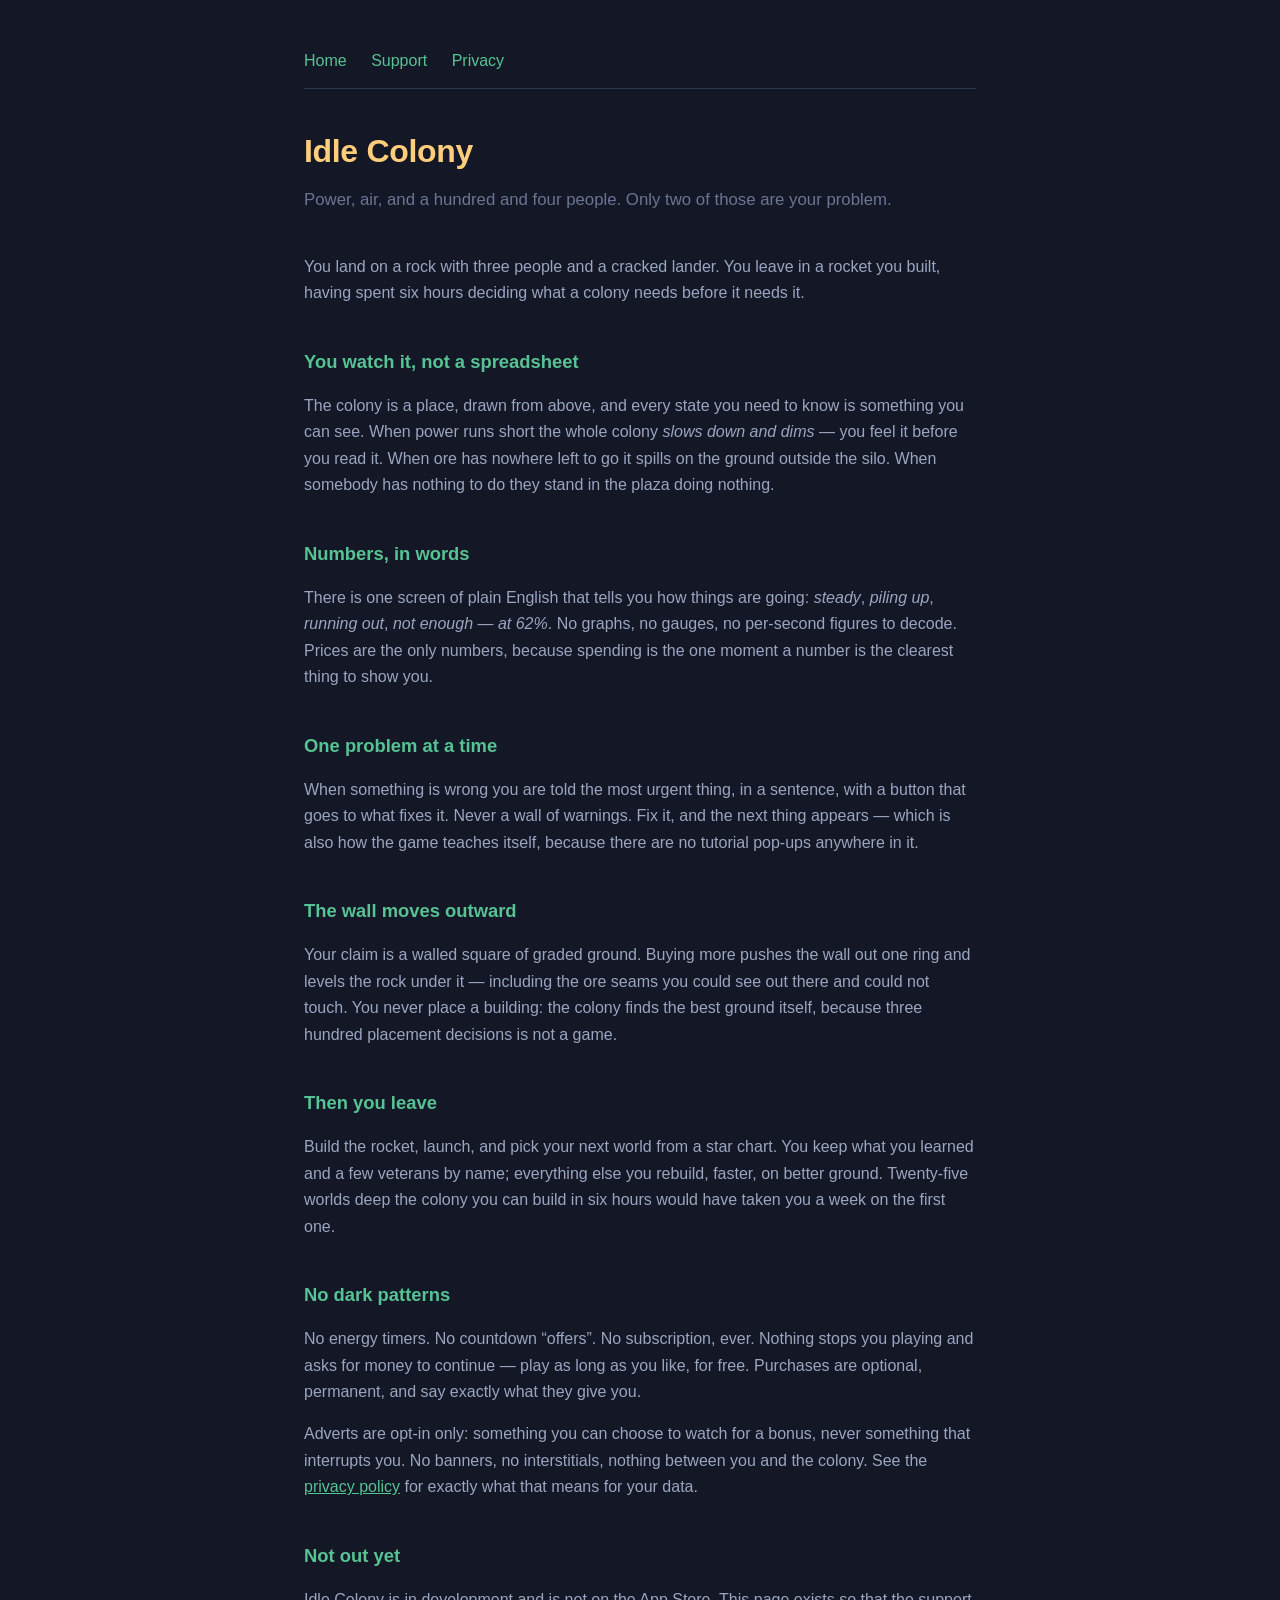
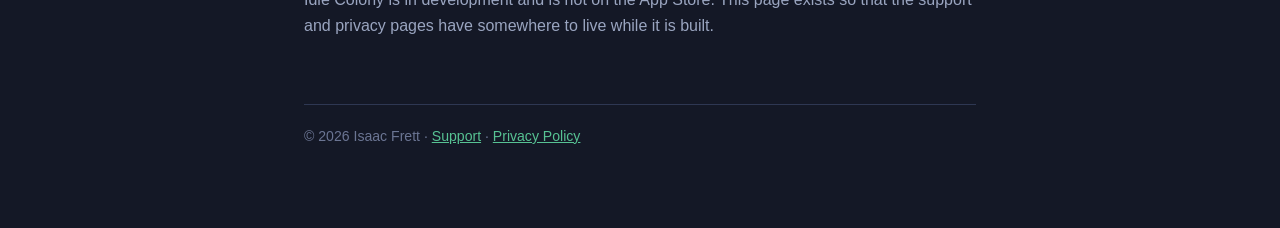
<file: index.html>
<!doctype html>
<html lang="en">
<head>
<meta charset="utf-8">
<meta name="viewport" content="width=device-width, initial-scale=1">
<title>Idle Colony</title>
<meta name="description" content="An idle game about keeping a hundred people alive on a rock. Power, air and food are systems you can see working — or see failing.">
<link rel="stylesheet" href="style.css">
</head>
<body>
<div class="wrap">
  <nav>
    <a href="index.html">Home</a>
    <a href="support.html">Support</a>
    <a href="privacy.html">Privacy</a>
  </nav>

  <h1>Idle Colony</h1>
  <p class="sub">Power, air, and a hundred and four people. Only two of those are your problem.</p>

  <p>You land on a rock with three people and a cracked lander. You leave in a
  rocket you built, having spent six hours deciding what a colony needs before it
  needs it.</p>

  <h2>You watch it, not a spreadsheet</h2>
  <p>The colony is a place, drawn from above, and every state you need to know is
  something you can see. When power runs short the whole colony <em>slows down and
  dims</em> — you feel it before you read it. When ore has nowhere left to go it
  spills on the ground outside the silo. When somebody has nothing to do they stand
  in the plaza doing nothing.</p>

  <h2>Numbers, in words</h2>
  <p>There is one screen of plain English that tells you how things are going:
  <em>steady</em>, <em>piling up</em>, <em>running out</em>, <em>not enough — at
  62%</em>. No graphs, no gauges, no per-second figures to decode. Prices are the
  only numbers, because spending is the one moment a number is the clearest thing
  to show you.</p>

  <h2>One problem at a time</h2>
  <p>When something is wrong you are told the most urgent thing, in a sentence,
  with a button that goes to what fixes it. Never a wall of warnings. Fix it, and
  the next thing appears — which is also how the game teaches itself, because there
  are no tutorial pop-ups anywhere in it.</p>

  <h2>The wall moves outward</h2>
  <p>Your claim is a walled square of graded ground. Buying more pushes the wall
  out one ring and levels the rock under it — including the ore seams you could see
  out there and could not touch. You never place a building: the colony finds the
  best ground itself, because three hundred placement decisions is not a game.</p>

  <h2>Then you leave</h2>
  <p>Build the rocket, launch, and pick your next world from a star chart. You keep
  what you learned and a few veterans by name; everything else you rebuild, faster,
  on better ground. Twenty-five worlds deep the colony you can build in six hours
  would have taken you a week on the first one.</p>

  <h2>No dark patterns</h2>
  <p>No energy timers. No countdown &ldquo;offers&rdquo;. No subscription, ever.
  Nothing stops you playing and asks for money to continue — play as long as you
  like, for free. Purchases are optional, permanent, and say exactly what they
  give you.</p>
  <p>Adverts are opt-in only: something you can choose to watch for a bonus, never
  something that interrupts you. No banners, no interstitials, nothing between you
  and the colony. See the <a href="privacy.html">privacy policy</a> for exactly what
  that means for your data.</p>

  <h2>Not out yet</h2>
  <p>Idle Colony is in development and is not on the App Store. This page exists so
  that the support and privacy pages have somewhere to live while it is built.</p>

  <footer>
    &copy; 2026 Isaac Frett &middot;
    <a href="support.html">Support</a> &middot;
    <a href="privacy.html">Privacy Policy</a>
  </footer>
</div>
</body>
</html>
</file>
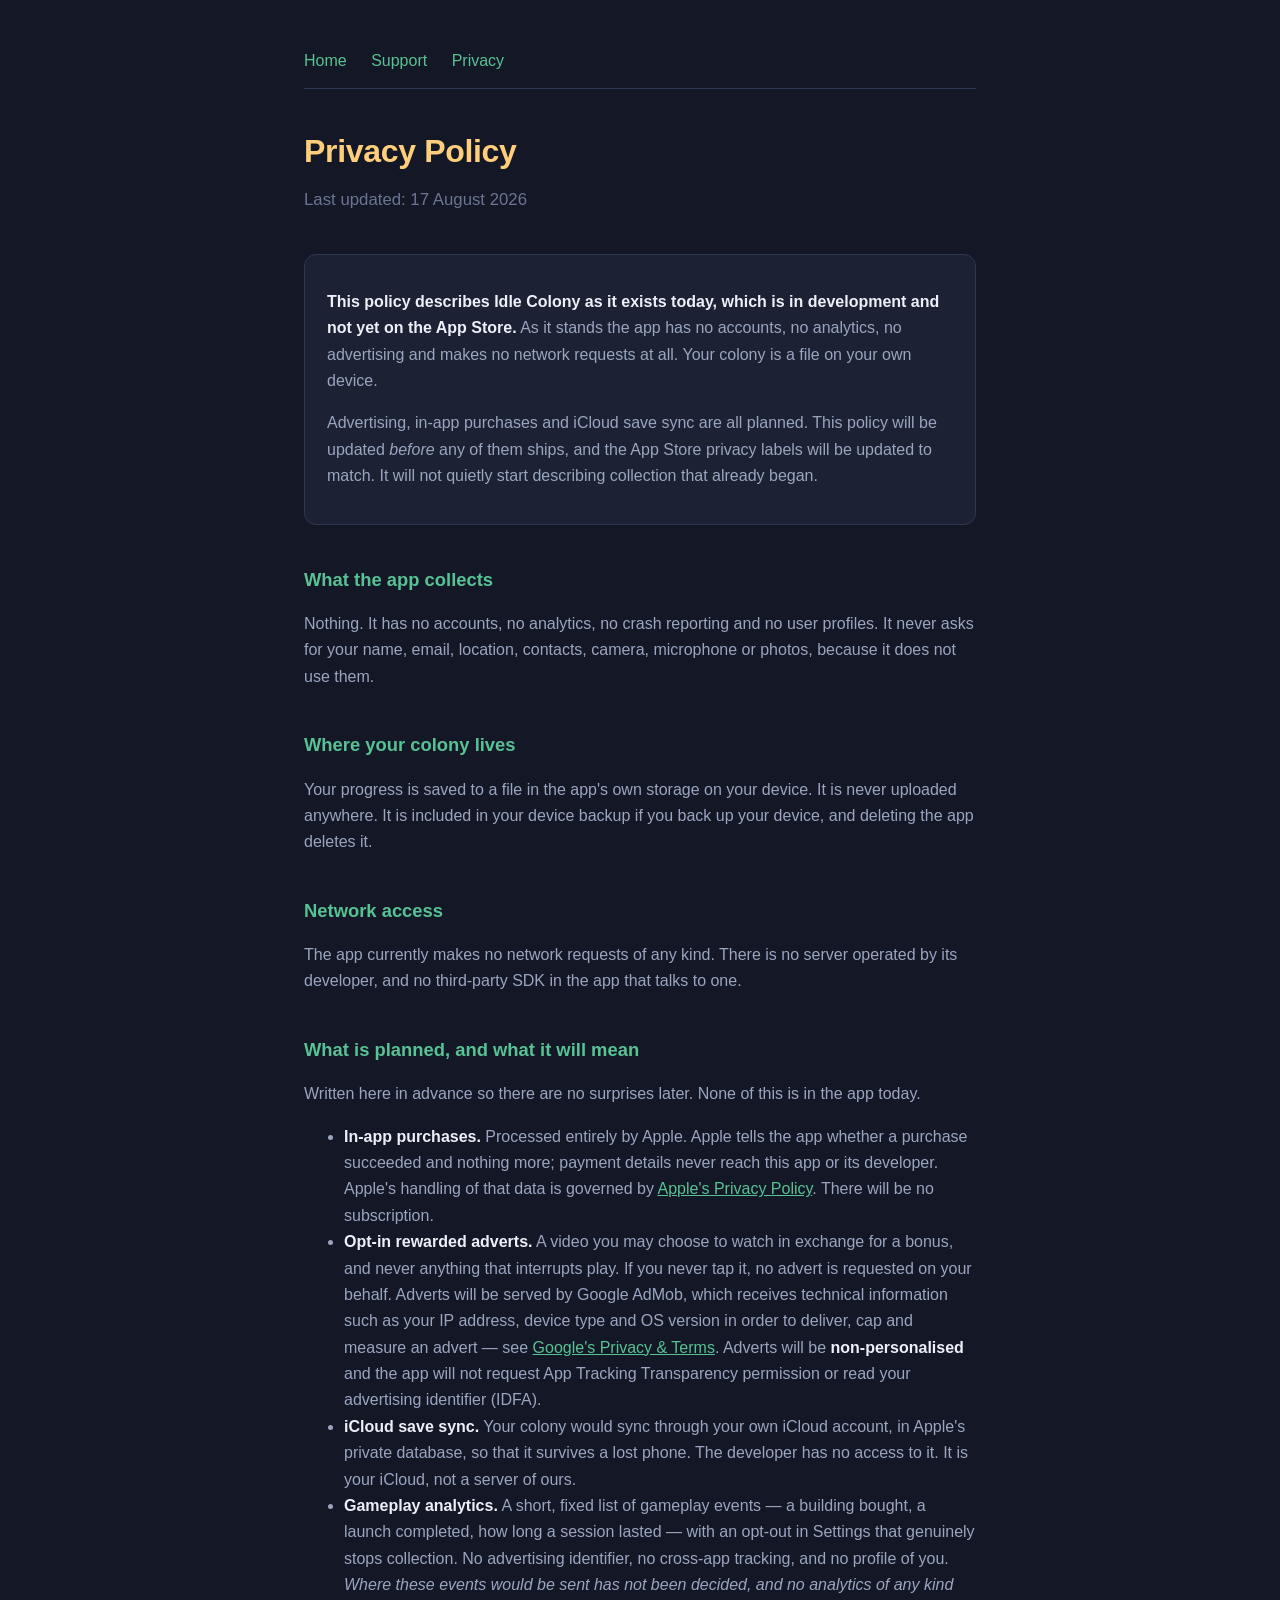
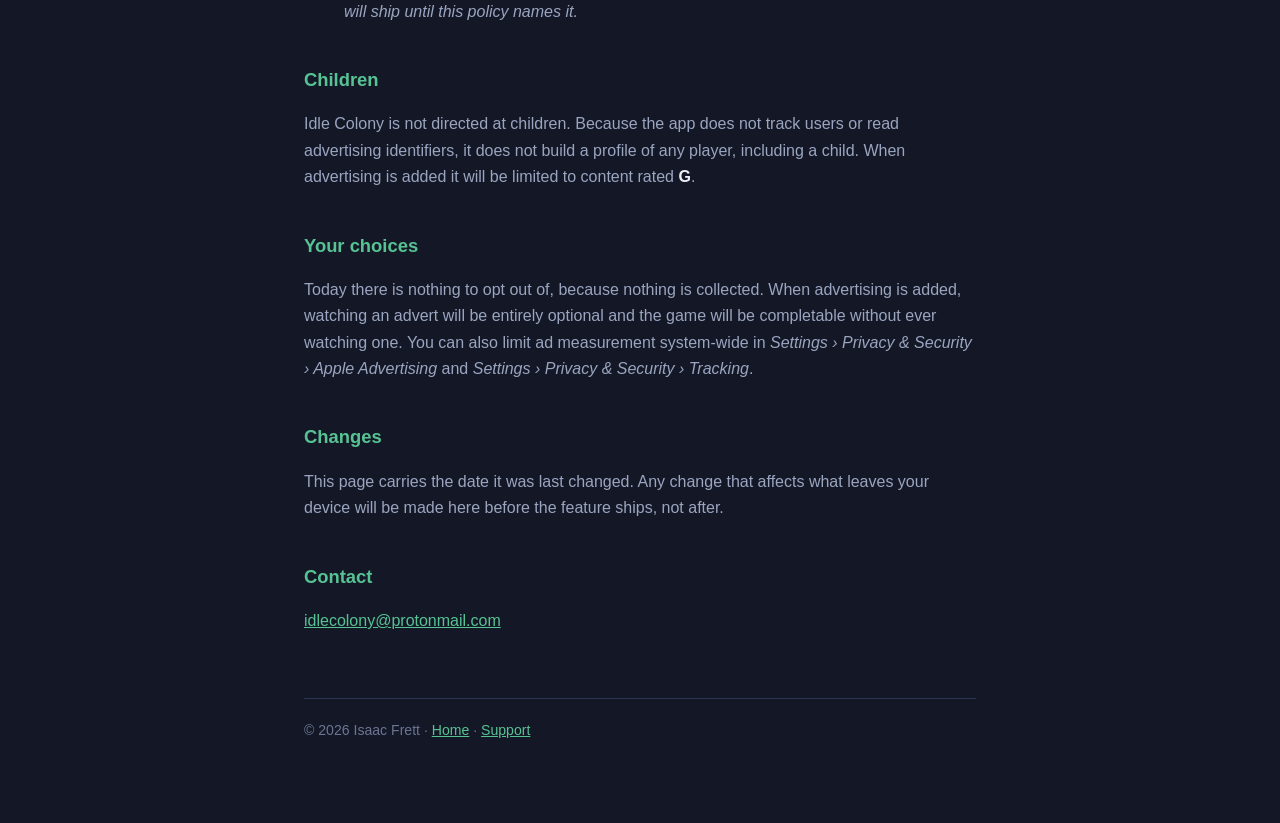
<file: privacy.html>
<!doctype html>
<html lang="en">
<head>
<meta charset="utf-8">
<meta name="viewport" content="width=device-width, initial-scale=1">
<title>Privacy Policy &mdash; Idle Colony</title>
<link rel="stylesheet" href="style.css">
</head>
<body>
<div class="wrap">
  <nav>
    <a href="index.html">Home</a>
    <a href="support.html">Support</a>
    <a href="privacy.html">Privacy</a>
  </nav>

  <h1>Privacy Policy</h1>
  <p class="sub">Last updated: 17 August 2026</p>

  <div class="card">
    <p><strong>This policy describes Idle Colony as it exists today, which is in
    development and not yet on the App Store.</strong> As it stands the app has no
    accounts, no analytics, no advertising and makes no network requests at all.
    Your colony is a file on your own device.</p>
    <p>Advertising, in-app purchases and iCloud save sync are all planned. This
    policy will be updated <em>before</em> any of them ships, and the App Store
    privacy labels will be updated to match. It will not quietly start describing
    collection that already began.</p>
  </div>

  <h2>What the app collects</h2>
  <p>Nothing. It has no accounts, no analytics, no crash reporting and no user
  profiles. It never asks for your name, email, location, contacts, camera,
  microphone or photos, because it does not use them.</p>

  <h2>Where your colony lives</h2>
  <p>Your progress is saved to a file in the app's own storage on your device. It is
  never uploaded anywhere. It is included in your device backup if you back up your
  device, and deleting the app deletes it.</p>

  <h2>Network access</h2>
  <p>The app currently makes no network requests of any kind. There is no server
  operated by its developer, and no third-party SDK in the app that talks to one.</p>

  <h2>What is planned, and what it will mean</h2>
  <p>Written here in advance so there are no surprises later. None of this is in the
  app today.</p>

  <ul>
    <li><strong>In-app purchases.</strong> Processed entirely by Apple. Apple tells
    the app whether a purchase succeeded and nothing more; payment details never
    reach this app or its developer. Apple's handling of that data is governed by
    <a href="https://www.apple.com/legal/privacy/">Apple's Privacy Policy</a>. There
    will be no subscription.</li>

    <li><strong>Opt-in rewarded adverts.</strong> A video you may choose to watch in
    exchange for a bonus, and never anything that interrupts play. If you never tap
    it, no advert is requested on your behalf. Adverts will be served by Google
    AdMob, which receives technical information such as your IP address, device type
    and OS version in order to deliver, cap and measure an advert — see
    <a href="https://business.safety.google/privacy/">Google's Privacy &amp;
    Terms</a>. Adverts will be <strong>non-personalised</strong> and the app will not
    request App Tracking Transparency permission or read your advertising identifier
    (IDFA).</li>

    <li><strong>iCloud save sync.</strong> Your colony would sync through your own
    iCloud account, in Apple's private database, so that it survives a lost phone.
    The developer has no access to it. It is your iCloud, not a server of ours.</li>

    <li><strong>Gameplay analytics.</strong> A short, fixed list of gameplay events
    — a building bought, a launch completed, how long a session lasted — with an
    opt-out in Settings that genuinely stops collection. No advertising identifier,
    no cross-app tracking, and no profile of you. <em>Where these events would be
    sent has not been decided, and no analytics of any kind will ship until this
    policy names it.</em></li>
  </ul>

  <h2>Children</h2>
  <p>Idle Colony is not directed at children. Because the app does not track users
  or read advertising identifiers, it does not build a profile of any player,
  including a child. When advertising is added it will be limited to content rated
  <strong>G</strong>.</p>

  <h2>Your choices</h2>
  <p>Today there is nothing to opt out of, because nothing is collected. When
  advertising is added, watching an advert will be entirely optional and the game
  will be completable without ever watching one. You can also limit ad measurement
  system-wide in <em>Settings &rsaquo; Privacy &amp; Security &rsaquo; Apple
  Advertising</em> and <em>Settings &rsaquo; Privacy &amp; Security &rsaquo;
  Tracking</em>.</p>

  <h2>Changes</h2>
  <p>This page carries the date it was last changed. Any change that affects what
  leaves your device will be made here before the feature ships, not after.</p>

  <h2>Contact</h2>
  <p><a href="mailto:idlecolony@protonmail.com">idlecolony@protonmail.com</a></p>

  <footer>
    &copy; 2026 Isaac Frett &middot;
    <a href="index.html">Home</a> &middot;
    <a href="support.html">Support</a>
  </footer>
</div>
</body>
</html>
</file>
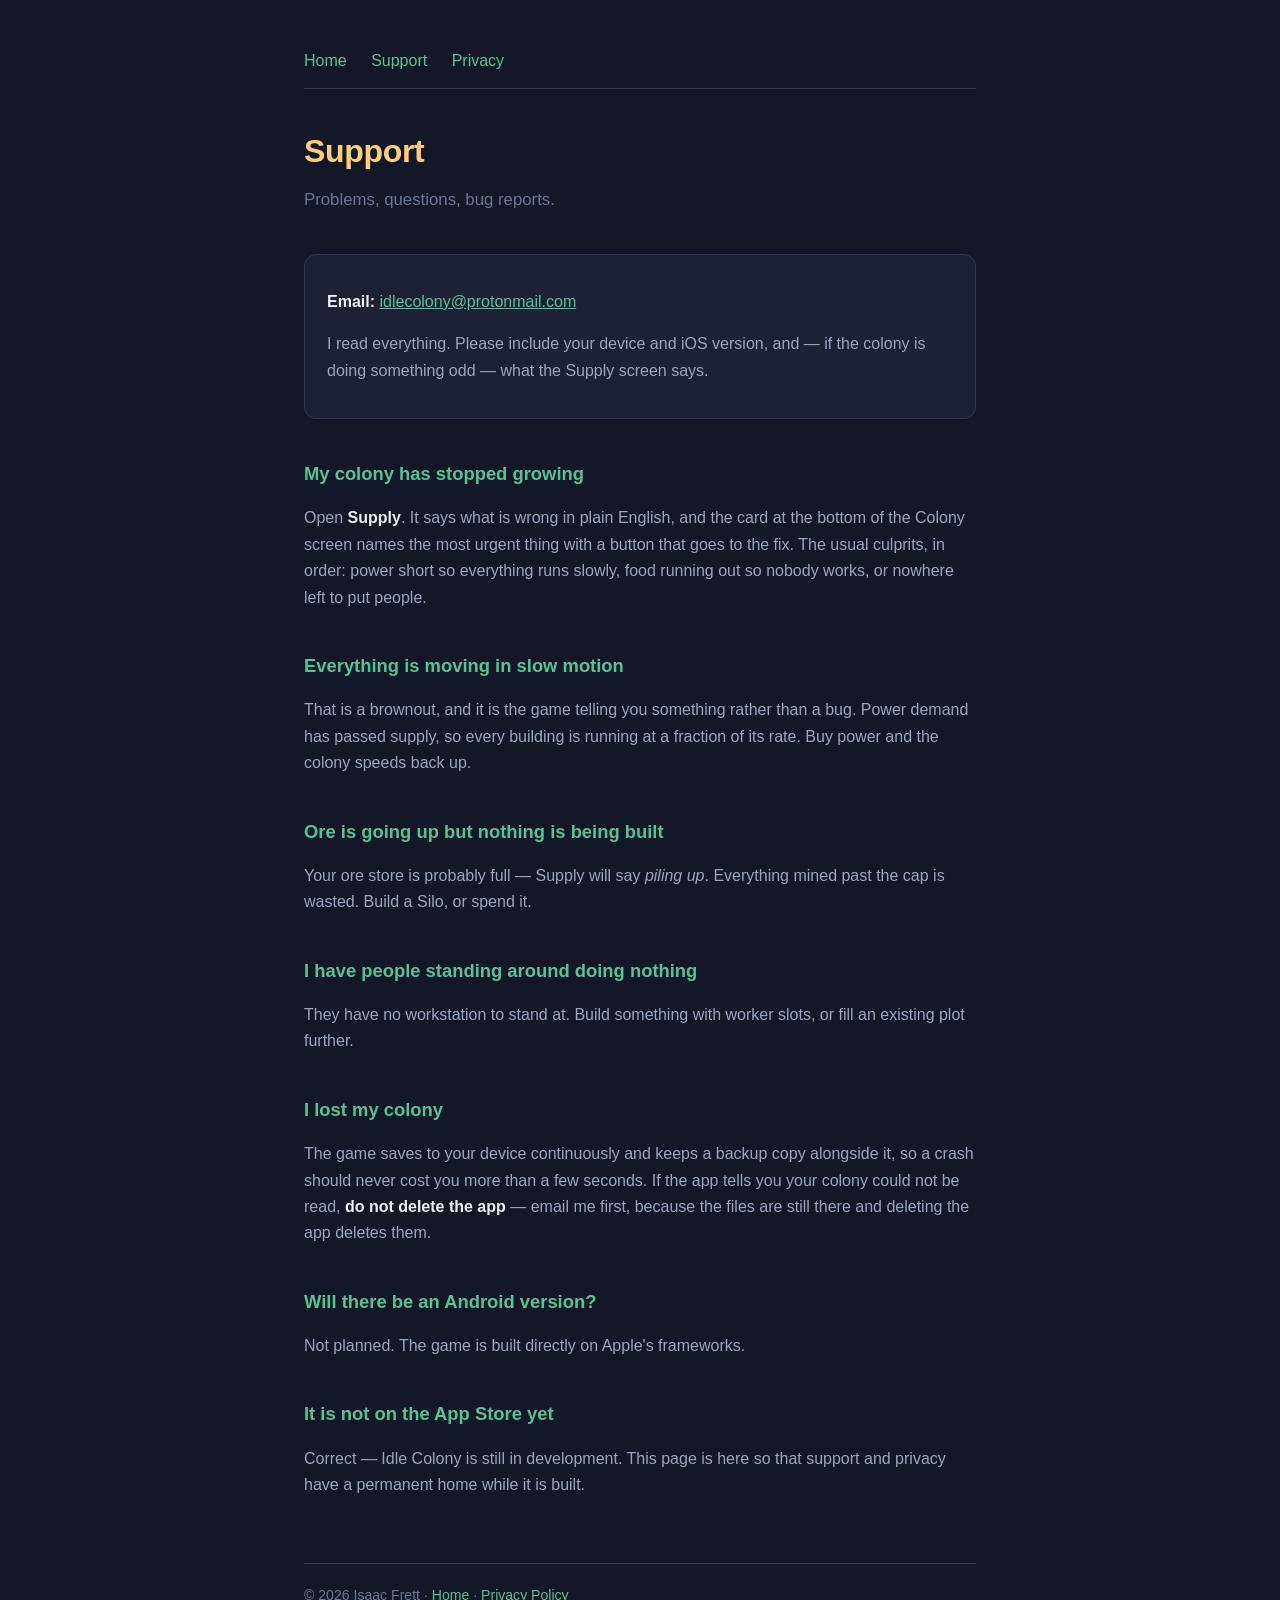
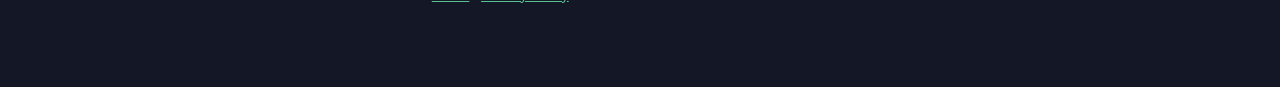
<file: support.html>
<!doctype html>
<html lang="en">
<head>
<meta charset="utf-8">
<meta name="viewport" content="width=device-width, initial-scale=1">
<title>Support &mdash; Idle Colony</title>
<link rel="stylesheet" href="style.css">
</head>
<body>
<div class="wrap">
  <nav>
    <a href="index.html">Home</a>
    <a href="support.html">Support</a>
    <a href="privacy.html">Privacy</a>
  </nav>

  <h1>Support</h1>
  <p class="sub">Problems, questions, bug reports.</p>

  <div class="card">
    <p><strong>Email:</strong> <a href="mailto:idlecolony@protonmail.com">idlecolony@protonmail.com</a></p>
    <p>I read everything. Please include your device and iOS version, and — if the
    colony is doing something odd — what the Supply screen says.</p>
  </div>

  <h2>My colony has stopped growing</h2>
  <p>Open <strong>Supply</strong>. It says what is wrong in plain English, and the
  card at the bottom of the Colony screen names the most urgent thing with a button
  that goes to the fix. The usual culprits, in order: power short so everything runs
  slowly, food running out so nobody works, or nowhere left to put people.</p>

  <h2>Everything is moving in slow motion</h2>
  <p>That is a brownout, and it is the game telling you something rather than a bug.
  Power demand has passed supply, so every building is running at a fraction of its
  rate. Buy power and the colony speeds back up.</p>

  <h2>Ore is going up but nothing is being built</h2>
  <p>Your ore store is probably full — Supply will say <em>piling up</em>. Everything
  mined past the cap is wasted. Build a Silo, or spend it.</p>

  <h2>I have people standing around doing nothing</h2>
  <p>They have no workstation to stand at. Build something with worker slots, or fill
  an existing plot further.</p>

  <h2>I lost my colony</h2>
  <p>The game saves to your device continuously and keeps a backup copy alongside it,
  so a crash should never cost you more than a few seconds. If the app tells you your
  colony could not be read, <strong>do not delete the app</strong> — email me first,
  because the files are still there and deleting the app deletes them.</p>

  <h2>Will there be an Android version?</h2>
  <p>Not planned. The game is built directly on Apple's frameworks.</p>

  <h2>It is not on the App Store yet</h2>
  <p>Correct — Idle Colony is still in development. This page is here so that support
  and privacy have a permanent home while it is built.</p>

  <footer>
    &copy; 2026 Isaac Frett &middot;
    <a href="index.html">Home</a> &middot;
    <a href="privacy.html">Privacy Policy</a>
  </footer>
</div>
</body>
</html>
</file>
<file: style.css>
/* Doc 11 §11.2's UI chrome, so the site and the game are the same object.
   `win` (#FFCE7A) is the colony's light and the only accent — amber dominates,
   which is doc 11's rule for the game and is worth keeping here. */
:root { color-scheme: dark; }
* { box-sizing: border-box; }
body {
  margin: 0; padding: 0;
  background: #141826; color: #EDF0F8;
  font: 16px/1.65 -apple-system, BlinkMacSystemFont, "Segoe UI", Helvetica, Arial, sans-serif;
}
.wrap { max-width: 720px; margin: 0 auto; padding: 48px 24px 80px; }
h1 { font-size: 2rem; color: #FFCE7A; margin: 0 0 8px; letter-spacing: -0.01em; }
h2 { font-size: 1.15rem; color: #57C293; margin: 40px 0 10px; }
.sub { color: #6B7593; margin: 0 0 40px; font-size: 1.05rem; }
a { color: #57C293; }
p, li { color: #9AA5C0; }
strong { color: #EDF0F8; }
code { background: #1C2233; padding: 2px 6px; border-radius: 4px; font-size: 0.9em; }
nav { border-bottom: 1px solid #2E3752; padding-bottom: 14px; margin-bottom: 36px; }
nav a { margin-right: 20px; text-decoration: none; font-weight: 500; }
footer { margin-top: 64px; padding-top: 20px; border-top: 1px solid #2E3752; color: #6B7593; font-size: 0.88rem; }
.card { background: #1C2233; border: 1px solid #2E3752; border-radius: 12px; padding: 18px 22px; margin: 14px 0; }
.shot { display: block; width: 100%; border-radius: 14px; border: 1px solid #2E3752; margin: 18px 0; }
</file>
